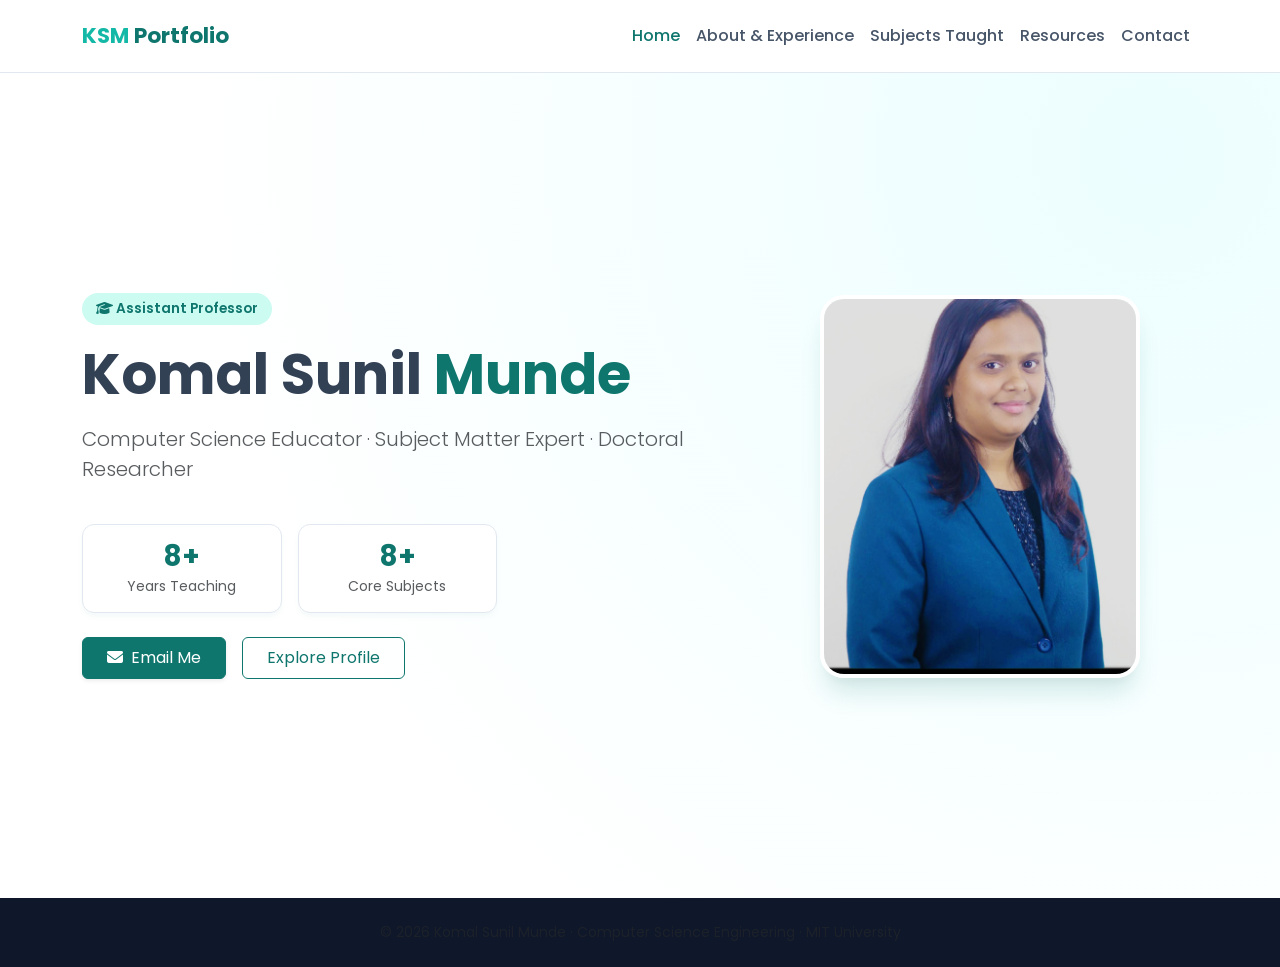
<file: index.html>
<!DOCTYPE html>
<html lang="en">
<head>
    <meta charset="UTF-8">
    <meta name="viewport" content="width=device-width, initial-scale=1.0">
    <title>Prof. Komal Sunil Munde | Home</title>
    <link href="https://cdn.jsdelivr.net/npm/bootstrap@5.3.2/dist/css/bootstrap.min.css" rel="stylesheet">
    <link href="https://cdnjs.cloudflare.com/ajax/libs/font-awesome/6.4.0/css/all.min.css" rel="stylesheet">
    <link href="https://fonts.googleapis.com/css2?family=Poppins:wght@300;400;500;600;700&display=swap" rel="stylesheet">
    <link rel="stylesheet" href="style.css">
</head>
<body>

    <!-- Shared Navigation Bar -->
    <nav class="navbar navbar-expand-lg navbar-light sticky-top">
        <div class="container">
            <a class="navbar-brand" href="index.html"><span>KSM</span> Portfolio</a>
            <button class="navbar-toggler" type="button" data-bs-toggle="collapse" data-bs-target="#navbarNav">
                <span class="navbar-toggler-icon"></span>
            </button>
            <div class="collapse navbar-collapse" id="navbarNav">
                <ul class="navbar-nav ms-auto">
                    <li class="nav-item"><a class="nav-link active" href="index.html">Home</a></li>
                    <li class="nav-item"><a class="nav-link" href="about.html">About & Experience</a></li>
                    <li class="nav-item"><a class="nav-link" href="subjects.html">Subjects Taught</a></li>
                    <li class="nav-item"><a class="nav-link" href="resources.html">Resources</a></li>
                    <li class="nav-item"><a class="nav-link" href="contact.html">Contact</a></li>
                </ul>
            </div>
        </div>
    </nav>

    <!-- Reference Layout Landing Hero -->
    <section class="hero-section d-flex align-items-center">
        <div class="container">
            <div class="row align-items-center g-5">
                <div class="col-lg-7 text-center text-lg-start animate-slide-up">
                    <div class="badge-role mb-3"><i class="fa-solid fa-graduation-cap"></i> Assistant Professor</div>
                    <h1 class="display-4 fw-bold">Komal Sunil <span class="text-primary">Munde</span></h1>
                    <p class="lead text-muted mt-3">Computer Science Educator · Subject Matter Expert · Doctoral Researcher</p>
                    
                    <!-- Dashboard Counter Row -->
                    <div class="row g-3 my-4 justify-content-center justify-content-lg-start">
                        <div class="col-6 col-sm-4">
                            <div class="counter-box">
                                <h3>8+</h3>
                                <p class="mb-0 text-muted small">Years Teaching</p>
                            </div>
                        </div>
                        <div class="col-6 col-sm-4">
                            <div class="counter-box">
                                <h3>8+</h3>
                                <p class="mb-0 text-muted small">Core Subjects</p>
                            </div>
                        </div>
                    </div>

                    <div class="d-flex justify-content-center justify-content-lg-start gap-3 mt-2">
                        <a href="contact.html" class="btn btn-primary px-4 py-2 shadow-sm"><i class="fa-solid fa-envelope me-2"></i>Email Me</a>
                        <a href="about.html" class="btn btn-outline-primary px-4 py-2">Explore Profile</a>
                    </div>
                </div>
                <div class="col-lg-5 text-center">
                    <div class="image-wrapper animate-zoom-in">
                        <img src="images/komal mam.jpeg" alt="Komal Sunil Munde" class="img-fluid hero-img">
                    </div>
                </div>
            </div>
        </div>
    </section>

    <footer class="text-center py-4">
        <div class="container">
            <p class="mb-0 small text-muted">© 2026 Komal Sunil Munde · Computer Science Engineering · MIT University</p>
        </div>
    </footer>

    <script src="https://cdn.jsdelivr.net/npm/bootstrap@5.3.2/dist/js/bootstrap.bundle.min.js"></script>
</body>
</html>
</file>
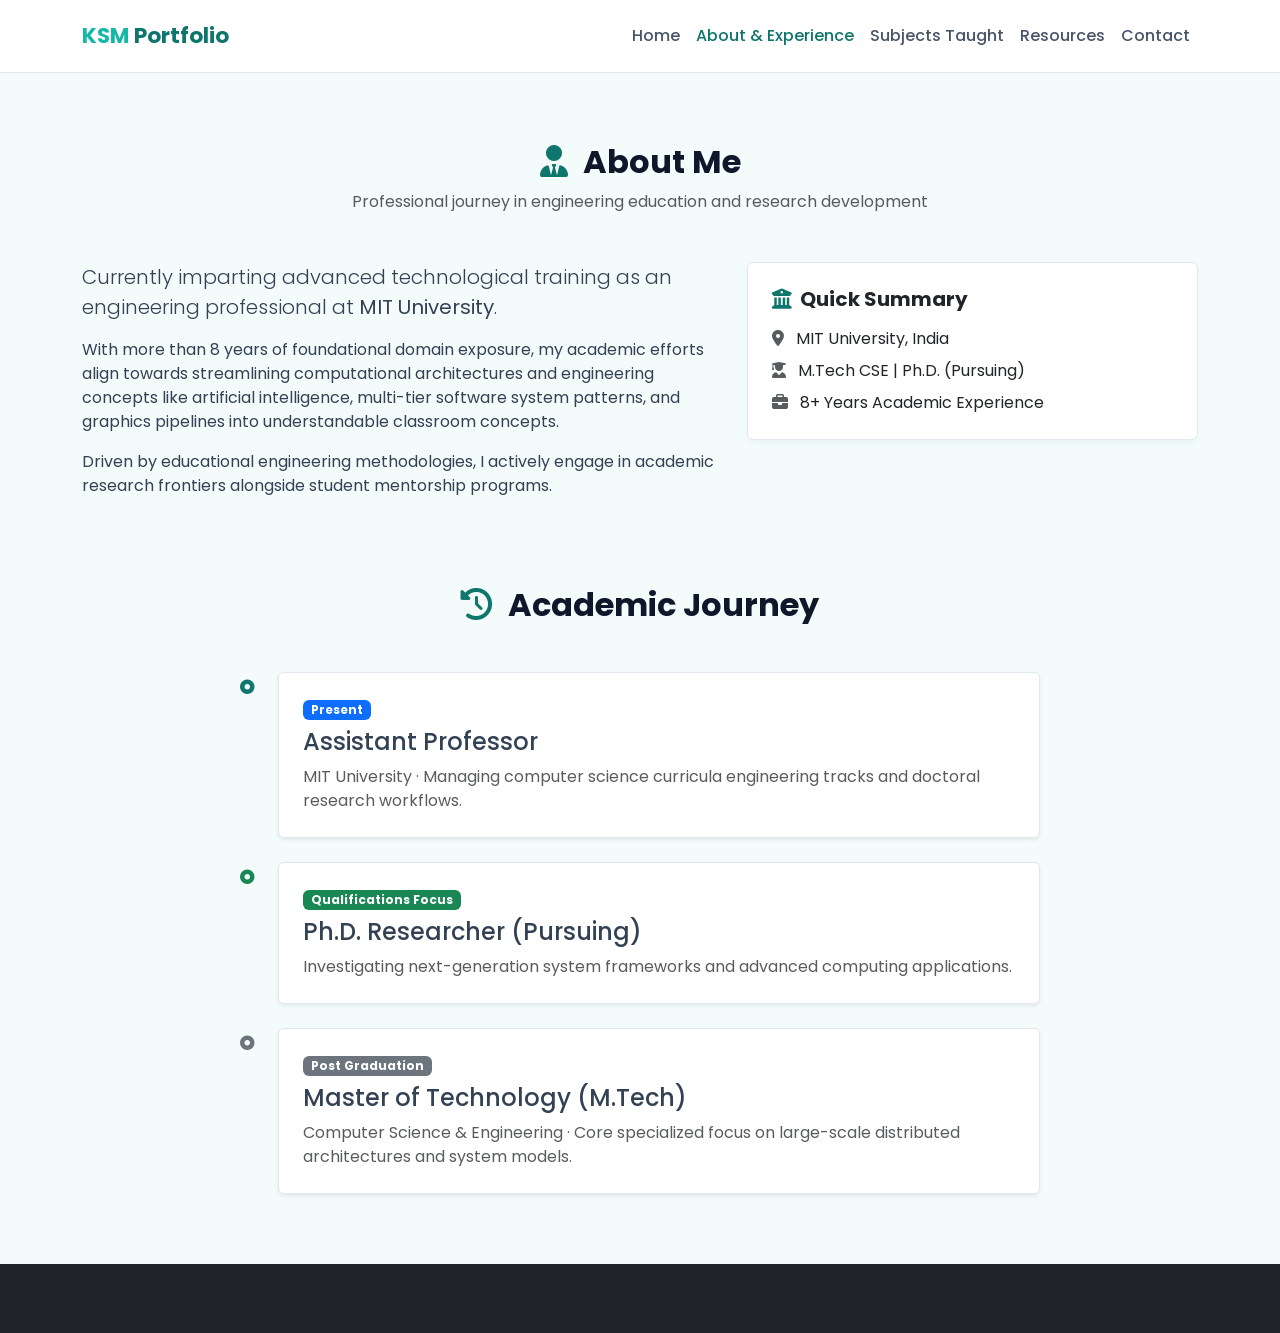
<file: about.html>
<!DOCTYPE html>
<html lang="en">
<head>
    <meta charset="UTF-8">
    <meta name="viewport" content="width=device-width, initial-scale=1.0">
    <title>About & Experience | Prof. Komal Sunil Munde</title>
    <link href="https://cdn.jsdelivr.net/npm/bootstrap@5.3.2/dist/css/bootstrap.min.css" rel="stylesheet">
    <link href="https://cdnjs.cloudflare.com/ajax/libs/font-awesome/6.4.0/css/all.min.css" rel="stylesheet">
    <link href="https://fonts.googleapis.com/css2?family=Poppins:wght@300;400;500;600;700&display=swap" rel="stylesheet">
    <link rel="stylesheet" href="style.css">
</head>
<body>

    <nav class="navbar navbar-expand-lg navbar-light sticky-top">
        <div class="container">
            <a class="navbar-brand" href="index.html"><span>KSM</span> Portfolio</a>
            <button class="navbar-toggler" type="button" data-bs-toggle="collapse" data-bs-target="#navbarNav">
                <span class="navbar-toggler-icon"></span>
            </button>
            <div class="collapse navbar-collapse" id="navbarNav">
                <ul class="navbar-nav ms-auto">
                    <li class="nav-item"><a class="nav-link" href="index.html">Home</a></li>
                    <li class="nav-item"><a class="nav-link active" href="about.html">About & Experience</a></li>
                    <li class="nav-item"><a class="nav-link" href="subjects.html">Subjects Taught</a></li>
                    <li class="nav-item"><a class="nav-link" href="resources.html">Resources</a></li>
                    <li class="nav-item"><a class="nav-link" href="contact.html">Contact</a></li>
                </ul>
            </div>
        </div>
    </nav>

    <section class="section-padding animate-slide-up">
        <div class="container">
            <div class="section-header text-center mb-5">
                <h2><i class="fa-solid fa-user-tie text-primary me-2"></i> About Me</h2>
                <p class="text-muted">Professional journey in engineering education and research development</p>
            </div>

            <div class="row g-4">
                <div class="col-lg-7">
                    <p class="lead">Currently imparting advanced technological training as an engineering professional at <strong>MIT University</strong>.</p>
                    <p>With more than 8 years of foundational domain exposure, my academic efforts align towards streamlining computational architectures and engineering concepts like artificial intelligence, multi-tier software system patterns, and graphics pipelines into understandable classroom concepts.</p>
                    <p>Driven by educational engineering methodologies, I actively engage in academic research frontiers alongside student mentorship programs.</p>
                </div>
                <div class="col-lg-5">
                    <div class="card stat-card p-4 border-start-primary">
                        <h5 class="fw-bold mb-3"><i class="fa-solid fa-building-columns text-primary me-2"></i>Quick Summary</h5>
                        <ul class="list-unstyled mb-0">
                            <li class="mb-2"><i class="fa-solid fa-location-dot text-muted me-2"></i> MIT University, India</li>
                            <li class="mb-2"><i class="fa-solid fa-user-graduate text-muted me-2"></i> M.Tech CSE | Ph.D. (Pursuing)</li>
                            <li><i class="fa-solid fa-briefcase text-muted me-2"></i> 8+ Years Academic Experience</li>
                        </ul>
                    </div>
                </div>
            </div>

            <!-- Experience Timeline Layout -->
            <div class="section-header text-center my-5 pt-4">
                <h2><i class="fa-solid fa-history text-primary me-2"></i> Academic Journey</h2>
            </div>
            
            <div class="timeline-container mx-auto" style="max-width: 800px;">
                <div class="timeline-item d-flex gap-4 mb-4">
                    <div class="timeline-icon-box text-primary"><i class="fa-solid fa-circle-dot"></i></div>
                    <div class="timeline-content bg-white p-4 rounded shadow-sm flex-grow-1">
                        <span class="badge bg-primary mb-2">Present</span>
                        <h4>Assistant Professor</h4>
                        <p class="text-muted mb-0">MIT University · Managing computer science curricula engineering tracks and doctoral research workflows.</p>
                    </div>
                </div>
                <div class="timeline-item d-flex gap-4 mb-4">
                    <div class="timeline-icon-box text-success"><i class="fa-solid fa-circle-dot"></i></div>
                    <div class="timeline-content bg-white p-4 rounded shadow-sm flex-grow-1">
                        <span class="badge bg-success mb-2">Qualifications Focus</span>
                        <h4>Ph.D. Researcher (Pursuing)</h4>
                        <p class="text-muted mb-0">Investigating next-generation system frameworks and advanced computing applications.</p>
                    </div>
                </div>
                <div class="timeline-item d-flex gap-4">
                    <div class="timeline-icon-box text-secondary"><i class="fa-solid fa-circle-dot"></i></div>
                    <div class="timeline-content bg-white p-4 rounded shadow-sm flex-grow-1">
                        <span class="badge bg-secondary mb-2">Post Graduation</span>
                        <h4>Master of Technology (M.Tech)</h4>
                        <p class="text-muted mb-0">Computer Science & Engineering · Core specialized focus on large-scale distributed architectures and system models.</p>
                    </div>
                </div>
            </div>

        </div>
    </section>

    <footer class="text-center py-4 bg-dark text-white">
        <div class="container"><p class="mb-0 small text-muted">© 2026 Komal Sunil Munde</p></div>
    </footer>

    <script src="https://cdn.jsdelivr.net/npm/bootstrap@5.3.2/dist/js/bootstrap.bundle.min.js"></script>
</body>
</html>
</file>
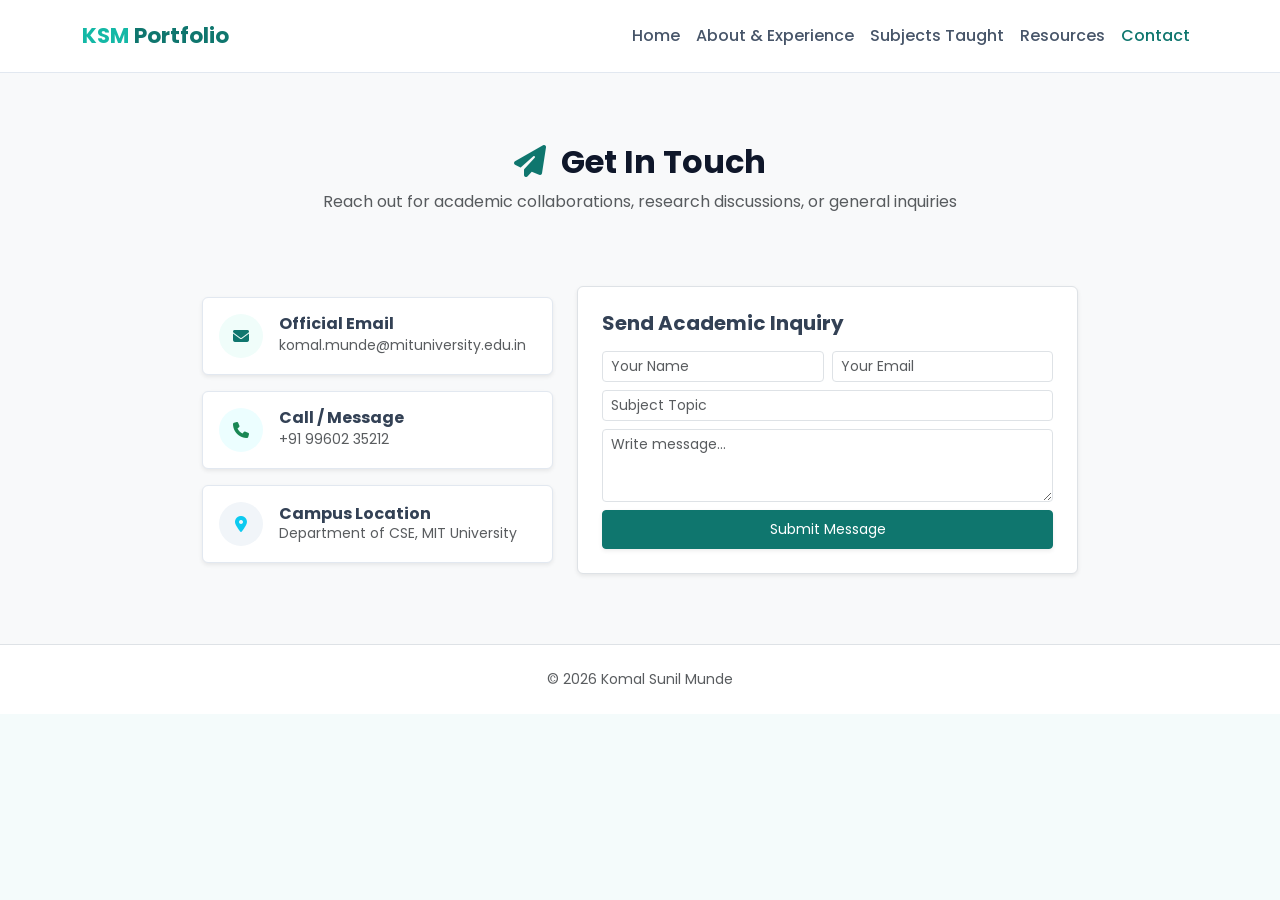
<file: contact.html>
<!DOCTYPE html>
<html lang="en">
<head>
    <meta charset="UTF-8">
    <meta name="viewport" content="width=device-width, initial-scale=1.0">
    <title>Contact | Prof. Komal Sunil Munde</title>
    <link href="https://cdn.jsdelivr.net/npm/bootstrap@5.3.2/dist/css/bootstrap.min.css" rel="stylesheet">
    <link href="https://cdnjs.cloudflare.com/ajax/libs/font-awesome/6.4.0/css/all.min.css" rel="stylesheet">
    <link href="https://fonts.googleapis.com/css2?family=Poppins:wght@300;400;500;600;700&display=swap" rel="stylesheet">
    <link rel="stylesheet" href="style.css">
</head>
<body>

    <nav class="navbar navbar-expand-lg navbar-light sticky-top">
        <div class="container">
            <a class="navbar-brand" href="index.html"><span>KSM</span> Portfolio</a>
            <button class="navbar-toggler" type="button" data-bs-toggle="collapse" data-bs-target="#navbarNav">
                <span class="navbar-toggler-icon"></span>
            </button>
            <div class="collapse navbar-collapse" id="navbarNav">
                <ul class="navbar-nav ms-auto">
                    <li class="nav-item"><a class="nav-link" href="index.html">Home</a></li>
                    <li class="nav-item"><a class="nav-link" href="about.html">About & Experience</a></li>
                    <li class="nav-item"><a class="nav-link" href="subjects.html">Subjects Taught</a></li>
                    <li class="nav-item"><a class="nav-link" href="resources.html">Resources</a></li>
                    <li class="nav-item"><a class="nav-link active" href="contact.html">Contact</a></li>
                </ul>
            </div>
        </div>
    </nav>

    <section class="section-padding bg-light animate-slide-up">
        <div class="container">
            <div class="section-header text-center mb-5">
                <h2><i class="fa-solid fa-paper-plane text-primary me-2"></i> Get In Touch</h2>
                <p class="text-muted">Reach out for academic collaborations, research discussions, or general inquiries</p>
            </div>

            <div class="row g-4 align-items-center justify-content-center" style="max-width: 900px; margin: 0 auto;">
                <div class="col-md-5">
                    <div class="d-flex flex-column gap-3">
                        <div class="contact-box bg-white p-3 rounded shadow-sm d-flex align-items-center">
                            <div class="contact-icon text-primary bg-light-primary me-3"><i class="fa-solid fa-envelope"></i></div>
                            <div>
                                <h6 class="mb-0 fw-bold">Official Email</h6>
                                <a href="mailto:komal.munde@mituniversity.edu.in" class="small text-decoration-none text-muted">komal.munde@mituniversity.edu.in</a>
                            </div>
                        </div>
                        <div class="contact-box bg-white p-3 rounded shadow-sm d-flex align-items-center">
                            <div class="contact-icon text-success bg-light-success me-3"><i class="fa-solid fa-phone"></i></div>
                            <div>
                                <h6 class="mb-0 fw-bold">Call / Message</h6>
                                <a href="tel:+919960235212" class="small text-decoration-none text-muted">+91 99602 35212</a>
                            </div>
                        </div>
                        <div class="contact-box bg-white p-3 rounded shadow-sm d-flex align-items-center">
                            <div class="contact-icon text-info bg-light-info me-3"><i class="fa-solid fa-location-dot"></i></div>
                            <div>
                                <h6 class="mb-0 fw-bold">Campus Location</h6>
                                <p class="small mb-0 text-muted">Department of CSE, MIT University</p>
                            </div>
                        </div>
                    </div>
                </div>

                <div class="col-md-7">
                    <div class="bg-white p-4 rounded shadow-sm border">
                        <h5 class="fw-bold mb-3">Send Academic Inquiry</h5>
                        <form onsubmit="event.preventDefault(); alert('Inquiry successfully logged!');">
                            <div class="row g-2">
                                <div class="col-6"><input type="text" class="form-control form-control-sm" placeholder="Your Name" required></div>
                                <div class="col-6"><input type="email" class="form-control form-control-sm" placeholder="Your Email" required></div>
                                <div class="col-12"><input type="text" class="form-control form-control-sm" placeholder="Subject Topic" required></div>
                                <div class="col-12"><textarea class="form-control form-control-sm" rows="3" placeholder="Write message..." required></textarea></div>
                                <div class="col-12"><button class="btn btn-sm btn-primary w-100 py-2 shadow-sm" type="submit">Submit Message</button></div>
                            </div>
                        </form>
                    </div>
                </div>
            </div>
        </div>
    </section>

    <footer class="text-center py-4 bg-white border-top">
        <div class="container"><p class="mb-0 small text-muted">© 2026 Komal Sunil Munde</p></div>
    </footer>

    <script src="https://cdn.jsdelivr.net/npm/bootstrap@5.3.2/dist/js/bootstrap.bundle.min.js"></script>
</body>
</html>
</file>
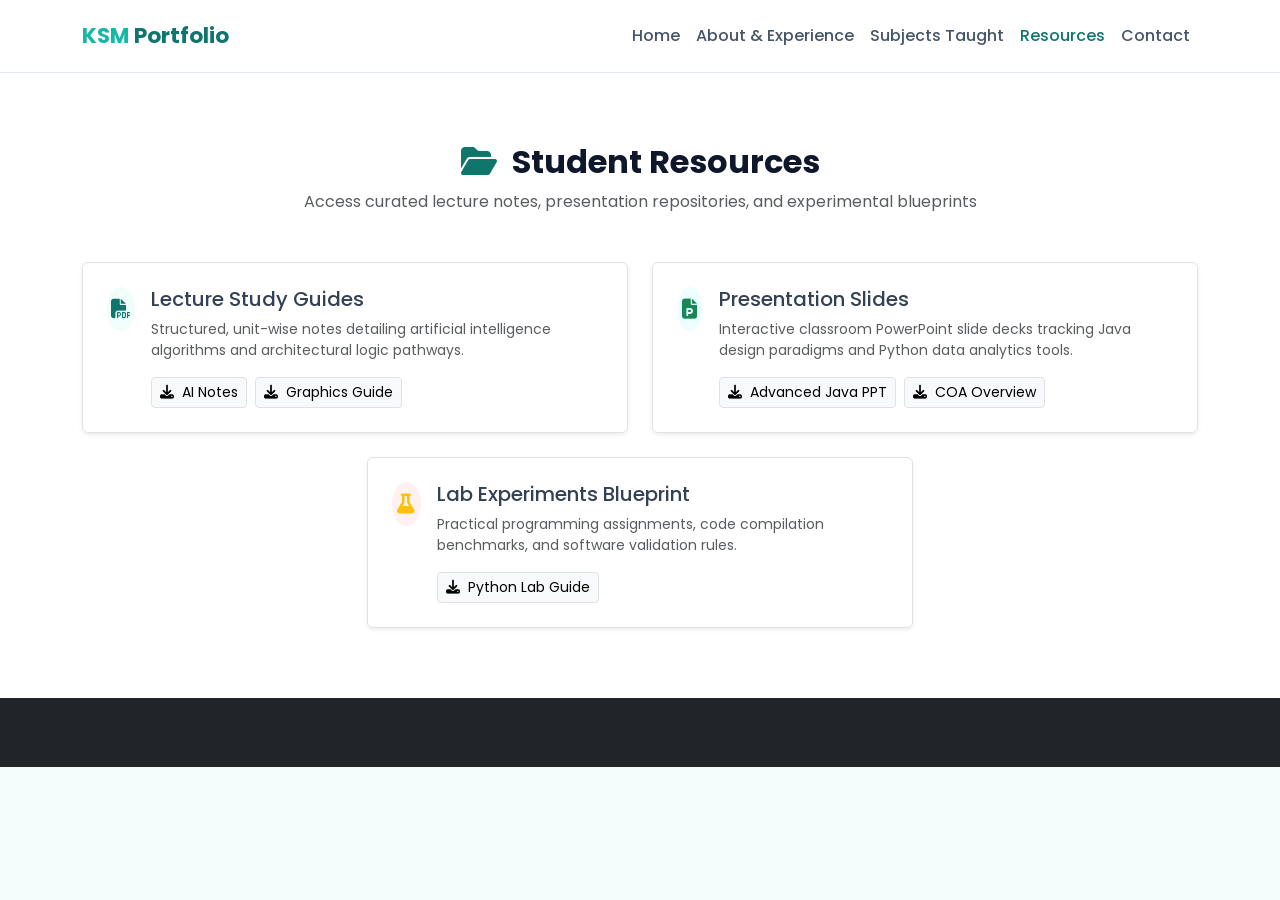
<file: resources.html>
<!DOCTYPE html>
<html lang="en">
<head>
    <meta charset="UTF-8">
    <meta name="viewport" content="width=device-width, initial-scale=1.0">
    <title>Academic Resources | Prof. Komal Sunil Munde</title>
    <link href="https://cdn.jsdelivr.net/npm/bootstrap@5.3.2/dist/css/bootstrap.min.css" rel="stylesheet">
    <link href="https://cdnjs.cloudflare.com/ajax/libs/font-awesome/6.4.0/css/all.min.css" rel="stylesheet">
    <link href="https://fonts.googleapis.com/css2?family=Poppins:wght@300;400;500;600;700&display=swap" rel="stylesheet">
    <link rel="stylesheet" href="style.css">
</head>
<body>

    <nav class="navbar navbar-expand-lg navbar-light sticky-top">
        <div class="container">
            <a class="navbar-brand" href="index.html"><span>KSM</span> Portfolio</a>
            <button class="navbar-toggler" type="button" data-bs-toggle="collapse" data-bs-target="#navbarNav">
                <span class="navbar-toggler-icon"></span>
            </button>
            <div class="collapse navbar-collapse" id="navbarNav">
                <ul class="navbar-nav ms-auto">
                    <li class="nav-item"><a class="nav-link" href="index.html">Home</a></li>
                    <li class="nav-item"><a class="nav-link" href="about.html">About & Experience</a></li>
                    <li class="nav-item"><a class="nav-link" href="subjects.html">Subjects Taught</a></li>
                    <li class="nav-item"><a class="nav-link active" href="resources.html">Resources</a></li>
                    <li class="nav-item"><a class="nav-link" href="contact.html">Contact</a></li>
                </ul>
            </div>
        </div>
    </nav>

    <section class="section-padding bg-white animate-slide-up">
        <div class="container">
            <div class="section-header text-center mb-5">
                <h2><i class="fa-solid fa-folder-open text-primary me-2"></i> Student Resources</h2>
                <p class="text-muted">Access curated lecture notes, presentation repositories, and experimental blueprints</p>
            </div>

            <div class="row g-4">
                <!-- Row item 1 -->
                <div class="col-md-6">
                    <div class="resource-box p-4 border rounded shadow-sm d-flex align-items-start gap-3">
                        <div class="resource-icon bg-light-primary text-primary"><i class="fa-solid fa-file-pdf fa-lg"></i></div>
                        <div class="flex-grow-1">
                            <h5>Lecture Study Guides</h5>
                            <p class="text-muted small mb-3">Structured, unit-wise notes detailing artificial intelligence algorithms and architectural logic pathways.</p>
                            <div class="d-flex gap-2 flex-wrap">
                                <a href="#" class="btn btn-sm btn-light border"><i class="fa-solid fa-download me-1"></i> AI Notes</a>
                                <a href="#" class="btn btn-sm btn-light border"><i class="fa-solid fa-download me-1"></i> Graphics Guide</a>
                            </div>
                        </div>
                    </div>
                </div>
                <!-- Row item 2 -->
                <div class="col-md-6">
                    <div class="resource-box p-4 border rounded shadow-sm d-flex align-items-start gap-3">
                        <div class="resource-icon bg-light-success text-success"><i class="fa-solid fa-file-powerpoint fa-lg"></i></div>
                        <div class="flex-grow-1">
                            <h5>Presentation Slides</h5>
                            <p class="text-muted small mb-3">Interactive classroom PowerPoint slide decks tracking Java design paradigms and Python data analytics tools.</p>
                            <div class="d-flex gap-2 flex-wrap">
                                <a href="#" class="btn btn-sm btn-light border"><i class="fa-solid fa-download me-1"></i> Advanced Java PPT</a>
                                <a href="#" class="btn btn-sm btn-light border"><i class="fa-solid fa-download me-1"></i> COA Overview</a>
                            </div>
                        </div>
                    </div>
                </div>
                <!-- Row item 3 -->
                <div class="col-md-6 mx-auto">
                    <div class="resource-box p-4 border rounded shadow-sm d-flex align-items-start gap-3">
                        <div class="resource-icon bg-light-warning text-warning"><i class="fa-solid fa-flask fa-lg"></i></div>
                        <div class="flex-grow-1">
                            <h5>Lab Experiments Blueprint</h5>
                            <p class="text-muted small mb-3">Practical programming assignments, code compilation benchmarks, and software validation rules.</p>
                            <div class="d-flex gap-2 flex-wrap">
                                <a href="#" class="btn btn-sm btn-light border"><i class="fa-solid fa-download me-1"></i> Python Lab Guide</a>
                            </div>
                        </div>
                    </div>
                </div>
            </div>
        </div>
    </section>

    <footer class="text-center py-4 bg-dark text-white">
        <div class="container"><p class="mb-0 small text-muted">© 2026 Komal Sunil Munde</p></div>
    </footer>

    <script src="https://cdn.jsdelivr.net/npm/bootstrap@5.3.2/dist/js/bootstrap.bundle.min.js"></script>
</body>
</html>
</file>
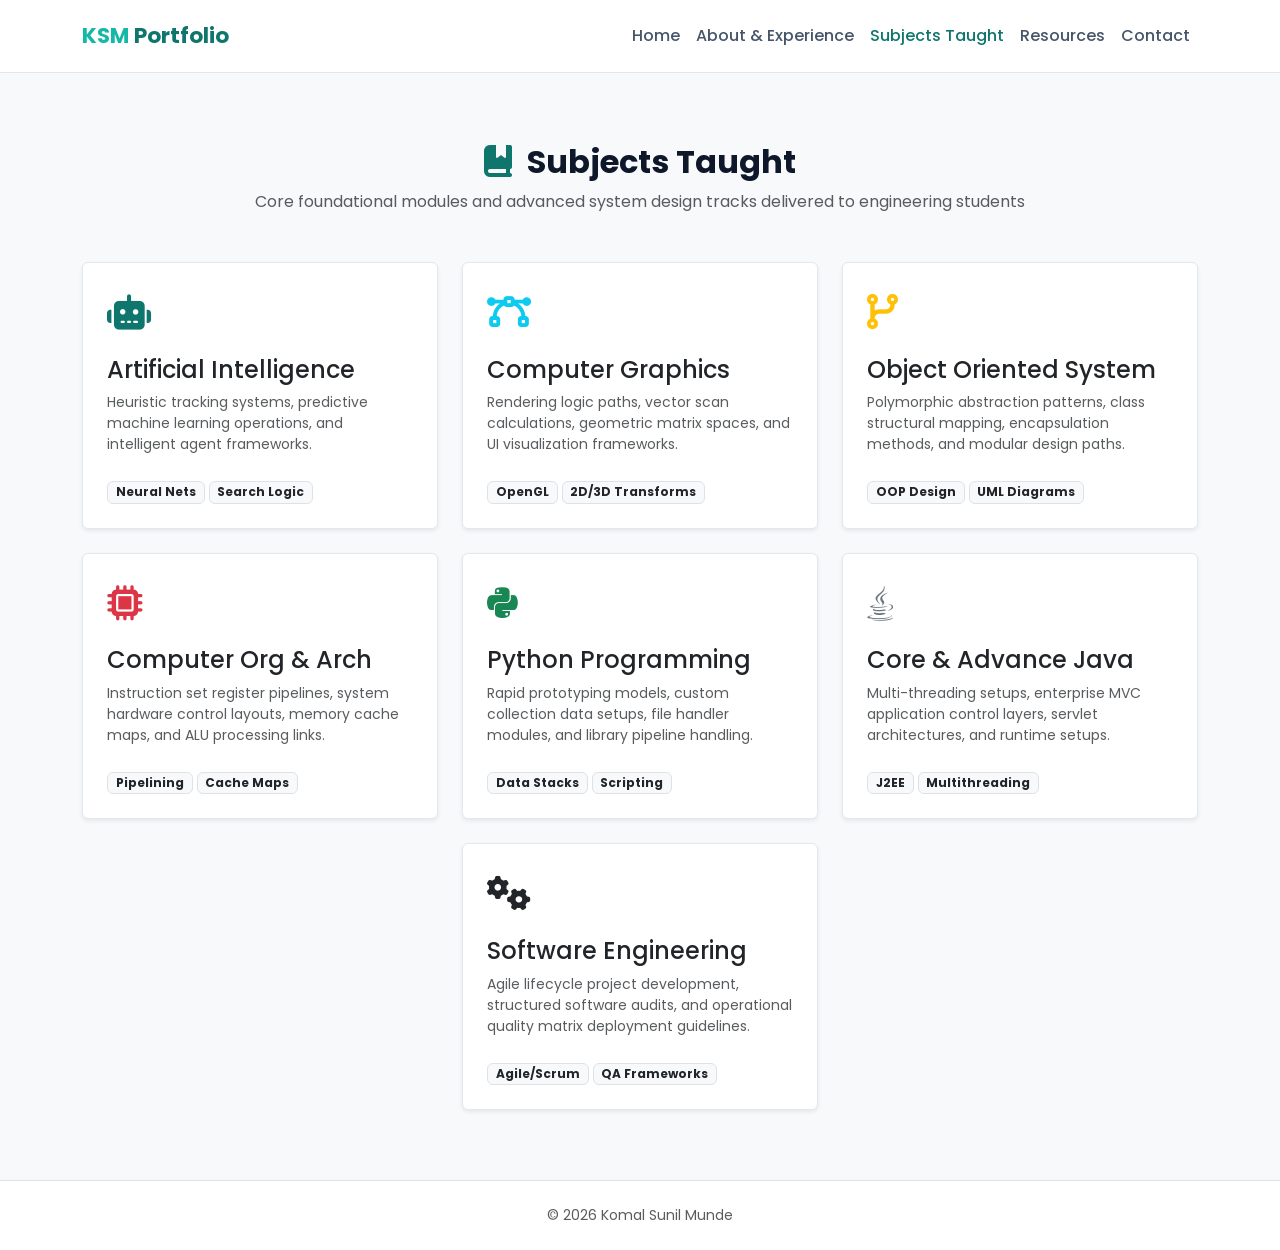
<file: subjects.html>
<!DOCTYPE html>
<html lang="en">
<head>
    <meta charset="UTF-8">
    <meta name="viewport" content="width=device-width, initial-scale=1.0">
    <title>Subjects Taught | Prof. Komal Sunil Munde</title>
    <link href="https://cdn.jsdelivr.net/npm/bootstrap@5.3.2/dist/css/bootstrap.min.css" rel="stylesheet">
    <link href="https://cdnjs.cloudflare.com/ajax/libs/font-awesome/6.4.0/css/all.min.css" rel="stylesheet">
    <link href="https://fonts.googleapis.com/css2?family=Poppins:wght@300;400;500;600;700&display=swap" rel="stylesheet">
    <link rel="stylesheet" href="style.css">
</head>
<body>

    <nav class="navbar navbar-expand-lg navbar-light sticky-top">
        <div class="container">
            <a class="navbar-brand" href="index.html"><span>KSM</span> Portfolio</a>
            <button class="navbar-toggler" type="button" data-bs-toggle="collapse" data-bs-target="#navbarNav">
                <span class="navbar-toggler-icon"></span>
            </button>
            <div class="collapse navbar-collapse" id="navbarNav">
                <ul class="navbar-nav ms-auto">
                    <li class="nav-item"><a class="nav-link" href="index.html">Home</a></li>
                    <li class="nav-item"><a class="nav-link" href="about.html">About & Experience</a></li>
                    <li class="nav-item"><a class="nav-link active" href="subjects.html">Subjects Taught</a></li>
                    <li class="nav-item"><a class="nav-link" href="resources.html">Resources</a></li>
                    <li class="nav-item"><a class="nav-link" href="contact.html">Contact</a></li>
                </ul>
            </div>
        </div>
    </nav>

    <section class="section-padding bg-light animate-slide-up">
        <div class="container">
            <div class="section-header text-center mb-5">
                <h2><i class="fa-solid fa-book-bookmark text-primary me-2"></i> Subjects Taught</h2>
                <p class="text-muted">Core foundational modules and advanced system design tracks delivered to engineering students</p>
            </div>

            <div class="row g-4">
                <!-- Card 1 -->
                <div class="col-md-6 col-lg-4">
                    <div class="card subject-card p-4 border-0 h-100 shadow-sm">
                        <div class="subject-icon text-primary mb-3"><i class="fa-solid fa-robot animate-pulse"></i></div>
                        <h4>Artificial Intelligence</h4>
                        <p class="text-muted small">Heuristic tracking systems, predictive machine learning operations, and intelligent agent frameworks.</p>
                        <div class="tag-container mt-2">
                            <span class="badge bg-light text-dark border">Neural Nets</span>
                            <span class="badge bg-light text-dark border">Search Logic</span>
                        </div>
                    </div>
                </div>
                <!-- Card 2 -->
                <div class="col-md-6 col-lg-4">
                    <div class="card subject-card p-4 border-0 h-100 shadow-sm">
                        <div class="subject-icon text-info mb-3"><i class="fa-solid fa-bezier-curve"></i></div>
                        <h4>Computer Graphics</h4>
                        <p class="text-muted small">Rendering logic paths, vector scan calculations, geometric matrix spaces, and UI visualization frameworks.</p>
                        <div class="tag-container mt-2">
                            <span class="badge bg-light text-dark border">OpenGL</span>
                            <span class="badge bg-light text-dark border">2D/3D Transforms</span>
                        </div>
                    </div>
                </div>
                <!-- Card 3 -->
                <div class="col-md-6 col-lg-4">
                    <div class="card subject-card p-4 border-0 h-100 shadow-sm">
                        <div class="subject-icon text-warning mb-3"><i class="fa-solid fa-code-branch"></i></div>
                        <h4>Object Oriented System</h4>
                        <p class="text-muted small">Polymorphic abstraction patterns, class structural mapping, encapsulation methods, and modular design paths.</p>
                        <div class="tag-container mt-2">
                            <span class="badge bg-light text-dark border">OOP Design</span>
                            <span class="badge bg-light text-dark border">UML Diagrams</span>
                        </div>
                    </div>
                </div>
                <!-- Card 4 -->
                <div class="col-md-6 col-lg-4">
                    <div class="card subject-card p-4 border-0 h-100 shadow-sm">
                        <div class="subject-icon text-danger mb-3"><i class="fa-solid fa-microchip"></i></div>
                        <h4>Computer Org & Arch</h4>
                        <p class="text-muted small">Instruction set register pipelines, system hardware control layouts, memory cache maps, and ALU processing links.</p>
                        <div class="tag-container mt-2">
                            <span class="badge bg-light text-dark border">Pipelining</span>
                            <span class="badge bg-light text-dark border">Cache Maps</span>
                        </div>
                    </div>
                </div>
                <!-- Card 5 -->
                <div class="col-md-6 col-lg-4">
                    <div class="card subject-card p-4 border-0 h-100 shadow-sm">
                        <div class="subject-icon text-success mb-3"><i class="fa-brands fa-python"></i></div>
                        <h4>Python Programming</h4>
                        <p class="text-muted small">Rapid prototyping models, custom collection data setups, file handler modules, and library pipeline handling.</p>
                        <div class="tag-container mt-2">
                            <span class="badge bg-light text-dark border">Data Stacks</span>
                            <span class="badge bg-light text-dark border">Scripting</span>
                        </div>
                    </div>
                </div>
                <!-- Card 6 -->
                <div class="col-md-6 col-lg-4">
                    <div class="card subject-card p-4 border-0 h-100 shadow-sm">
                        <div class="subject-icon text-secondary mb-3"><i class="fa-brands fa-java"></i></div>
                        <h4>Core & Advance Java</h4>
                        <p class="text-muted small">Multi-threading setups, enterprise MVC application control layers, servlet architectures, and runtime setups.</p>
                        <div class="tag-container mt-2">
                            <span class="badge bg-light text-dark border">J2EE</span>
                            <span class="badge bg-light text-dark border">Multithreading</span>
                        </div>
                    </div>
                </div>
                <!-- Card 7 -->
                <div class="col-md-6 col-lg-4 mx-auto">
                    <div class="card subject-card p-4 border-0 h-100 shadow-sm">
                        <div class="subject-icon text-dark mb-3"><i class="fa-solid fa-gears"></i></div>
                        <h4>Software Engineering</h4>
                        <p class="text-muted small">Agile lifecycle project development, structured software audits, and operational quality matrix deployment guidelines.</p>
                        <div class="tag-container mt-2">
                            <span class="badge bg-light text-dark border">Agile/Scrum</span>
                            <span class="badge bg-light text-dark border">QA Frameworks</span>
                        </div>
                    </div>
                </div>
            </div>
        </div>
    </section>

    <footer class="text-center py-4 bg-white border-top">
        <div class="container"><p class="mb-0 small text-muted">© 2026 Komal Sunil Munde</p></div>
    </footer>

    <script src="https://cdn.jsdelivr.net/npm/bootstrap@5.3.2/dist/js/bootstrap.bundle.min.js"></script>
</body>
</html>
</file>
<file: style.css>
/* --- Root Variables & Option 2 Color Palette (Teal & Slate) --- */
:root {
    --primary-color: #0f766e;       /* Deep Teal */
    --primary-hover: #115e59;       /* Darker Teal for Button Hovers */
    --accent-color: #14b8a6;        /* Bright Mint / Cyan */
    --badge-bg: #ccfbf1;            /* Soft Mint Background */
    --dark-bg: #0f172a;             /* Dark Slate Footer Background */
    --light-bg: #f4fbfb;            /* Fresh Tint Background */
    --card-shadow: 0 4px 6px -1px rgba(15, 118, 110, 0.05);
    --card-hover-shadow: 0 12px 20px -3px rgba(15, 118, 110, 0.12);
}

body {
    font-family: 'Poppins', sans-serif;
    background-color: var(--light-bg);
    color: #334155; /* Cool slate text */
}

/* --- Clean Modern Navigation Styles --- */
.navbar {
    background-color: #ffffff;
    border-bottom: 1px solid #e2e8f0;
    padding: 15px 0;
}
.navbar-brand {
    font-weight: 700;
    font-size: 1.35rem;
    color: var(--primary-color) !important;
}
.navbar-brand span {
    color: var(--accent-color);
}
.nav-link {
    font-weight: 500;
    color: #475569 !important;
    transition: color 0.25s ease;
}
.nav-link:hover, .nav-link.active {
    color: var(--primary-color) !important;
}

/* --- Bootstrap Buttons Override --- */
.btn-primary {
    background-color: var(--primary-color);
    border-color: var(--primary-color);
}
.btn-primary:hover {
    background-color: var(--primary-hover);
    border-color: var(--primary-hover);
}
.btn-outline-primary {
    color: var(--primary-color);
    border-color: var(--primary-color);
}
.btn-outline-primary:hover {
    background-color: var(--primary-color);
    color: #ffffff;
}
.text-primary {
    color: var(--primary-color) !important;
}

/* --- Referencing Portal Home Layout Elements --- */
.hero-section {
    min-height: calc(100vh - 75px);
    background: radial-gradient(circle at 90% 10%, #ecfeff 0%, #ffffff 70%);
    padding: 60px 0;
}
.badge-role {
    display: inline-block;
    background-color: var(--badge-bg);
    color: var(--primary-color);
    padding: 6px 14px;
    border-radius: 30px;
    font-size: 0.85rem;
    font-weight: 600;
}
.counter-box {
    background-color: #ffffff;
    border: 1px solid #e2e8f0;
    border-radius: 12px;
    padding: 15px;
    text-align: center;
    box-shadow: var(--card-shadow);
}
.counter-box h3 {
    color: var(--primary-color);
    font-weight: 700;
    margin-bottom: 2px;
}

/* --- Image Elevation & Modern Profile Framing --- */
.hero-img {
    max-width: 320px;
    border-radius: 24px;
    box-shadow: 0 20px 25px -5px rgba(15, 118, 110, 0.15), 0 10px 10px -5px rgba(0, 0, 0, 0.04);
    border: 4px solid #ffffff;
    transition: transform 0.4s cubic-bezier(0.165, 0.84, 0.44, 1);
}
.hero-img:hover {
    transform: scale(1.03) translateY(-5px);
}

/* --- Section Formatting Padding --- */
.section-padding {
    padding: 70px 0;
}
.section-header h2 {
    font-weight: 700;
    color: #0f172a;
}

/* --- Qualification Profile Framework --- */
.border-start-primary {
    border-left: 4px solid var(--primary-color);
}
.stat-card {
    background-color: #ffffff;
    border: 1px solid #e2e8f0;
    box-shadow: var(--card-shadow);
}

/* --- Subject Layout Matrix & Micro Motion Mechanics --- */
.subject-card {
    transition: transform 0.3s cubic-bezier(0.25, 0.8, 0.25, 1), box-shadow 0.3s ease, background-color 0.3s ease;
    border: 1px solid #e2e8f0 !important;
}
.subject-card:hover {
    transform: translateY(-6px);
    box-shadow: var(--card-hover-shadow) !important;
    background-color: #ffffff;
    border-color: var(--accent-color) !important;
}
.subject-icon {
    font-size: 2.2rem;
    transition: transform 0.3s ease;
}
.subject-card:hover .subject-icon {
    transform: scale(1.1) rotate(5deg);
}

/* --- Timeline Layout Component Architecture --- */
.timeline-icon-box {
    font-size: 0.9rem;
    margin-top: 5px;
}
.timeline-content {
    border: 1px solid #e2e8f0;
    box-shadow: var(--card-shadow);
}

/* --- Resources & Contact Elements Color Mapping --- */
.bg-light-primary { background-color: #f0fdfa; } /* Light Teal Tint */
.bg-light-success { background-color: #ecfeff; } /* Light Cyan Tint */
.bg-light-info { background-color: #f1f5f9; }    /* Light Slate Tint */
.bg-light-warning { background-color: #fff1f2; } /* Light Rose Tint */

.contact-icon, .resource-icon {
    width: 44px;
    height: 44px;
    display: flex;
    align-items: center;
    justify-content: center;
    border-radius: 50%;
}
.contact-box {
    border: 1px solid #e2e8f0;
}

/* --- Motion Animations Stacks --- */
.animate-slide-up {
    animation: slideUp 0.7s ease-out forwards;
}
.animate-zoom-in {
    animation: zoomIn 0.8s ease-out forwards;
}
.animate-pulse {
    animation: pulse 2.5s infinite ease-in-out;
}

@keyframes slideUp {
    from { opacity: 0; transform: translateY(30px); }
    to { opacity: 1; transform: translateY(0); }
}
@keyframes zoomIn {
    from { opacity: 0; transform: scale(0.95); }
    to { opacity: 1; transform: scale(1); }
}
@keyframes pulse {
    0%, 100% { transform: scale(1); }
    50% { transform: scale(1.05); }
}

/* --- Footer Area --- */
footer {
    background-color: var(--dark-bg);
}
</file>
